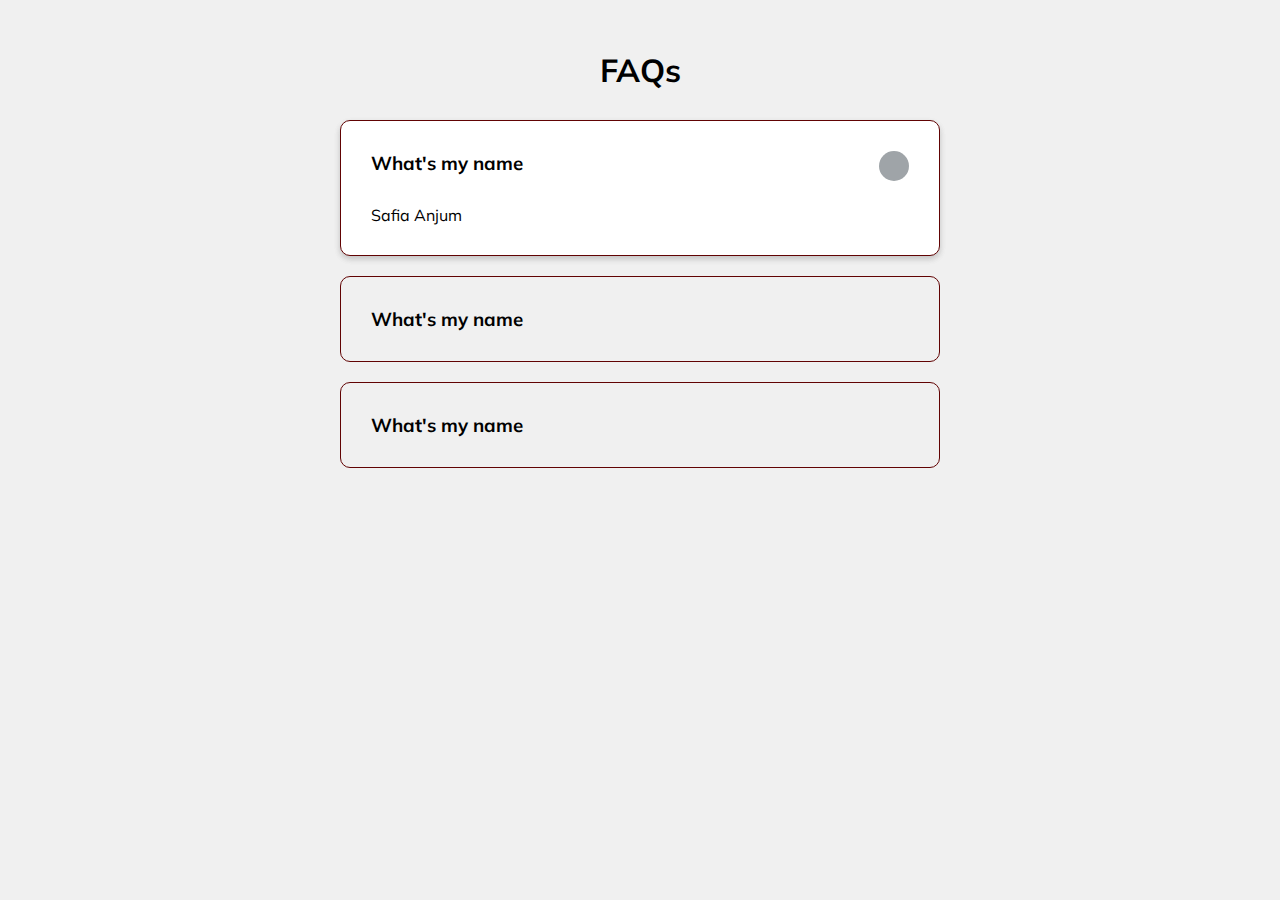
<file: project 10/index.html>
<!DOCTYPE html>
<html lang="en">
  <head>
    <meta charset="UTF-8" />
    <meta name="viewport" content="width=device-width, initial-scale=1.0" />
    <link rel="stylesheet" href="https://cdnjs.cloudflare.com/ajax/libs/font-awesome/5.14.0/css/all.min.css" integrity="sha512-1PKOgIY59xJ8Co8+NE6FZ+LOAZKjy+KY8iq0G4B3CyeY6wYHN3yt9PW0XpSriVlkMXe40PTKnXrLnZ9+fkDaog==" crossorigin="anonymous" />
    <link rel="stylesheet" href="style.css" />
    <title>FAQ</title>
  </head>
  <body>
    <h1>FAQs
    </h1>
    <div class="faq-container">
      <div class="faq active">
        <h3 class="faq-title">
          What's my name
        </h3>

        <p class="faq-text">
          Safia Anjum
        </p>

        <button class="faq-toggle">
          <i class="fas fa-chevron-down"></i>
          <i class="fas fa-times"></i>
        </button>
      </div>

      <div class="faq">
        <h3 class="faq-title">
          What's my name        </h3>
        <p class="faq-text">
          Safia Anjum
        </p>
        <button class="faq-toggle">
          <i class="fas fa-chevron-down"></i>
          <i class="fas fa-times"></i>
        </button>
      </div>
      
      <div class="faq">
        <h3 class="faq-title">
          What's my name
        </h3>
        <p class="faq-text">
          Safia Anjum
        </p>
        <button class="faq-toggle">
          <i class="fas fa-chevron-down"></i>
          <i class="fas fa-times"></i>
        </button>
      </div>
      
    </div>
    <script src="script.js"></script>
  </body>
</html>
</file>
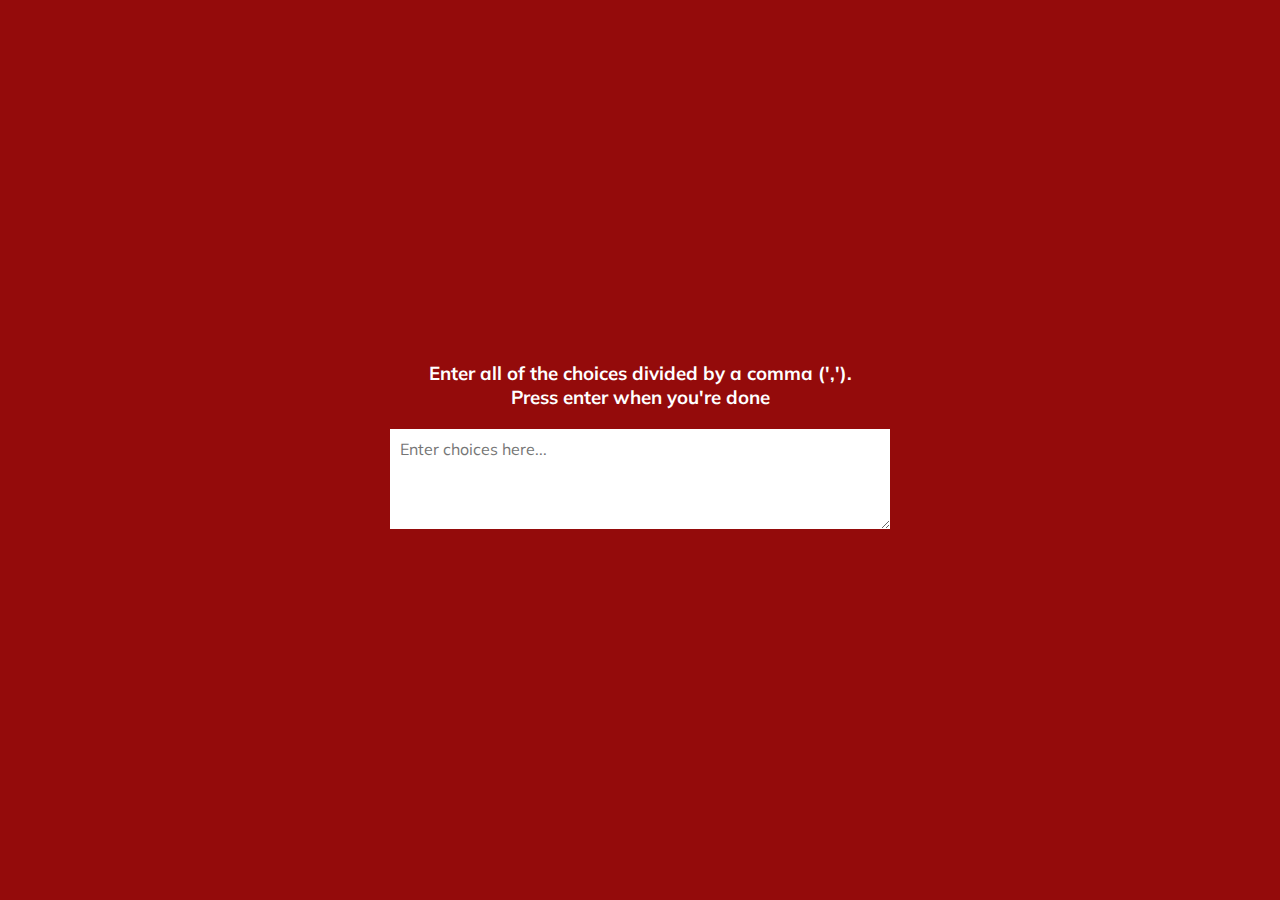
<file: project 12/index.html>
<!DOCTYPE html>
<html lang="en">
  <head>
    <meta charset="UTF-8" />
    <meta name="viewport" content="width=device-width, initial-scale=1.0" />
    <link rel="stylesheet" href="style.css" />
    <title>Random Choice Picker</title>
  </head>
  <body>
    <div class="container">
      <h3>Enter all of the choices divided by a comma (','). <br> Press enter when you're done</h3>
      <textarea placeholder="Enter choices here..." id="textarea"></textarea>

      <div id="tags"></div>
    </div>

    <script src="script.js"></script>
  </body>
</html>
</file>
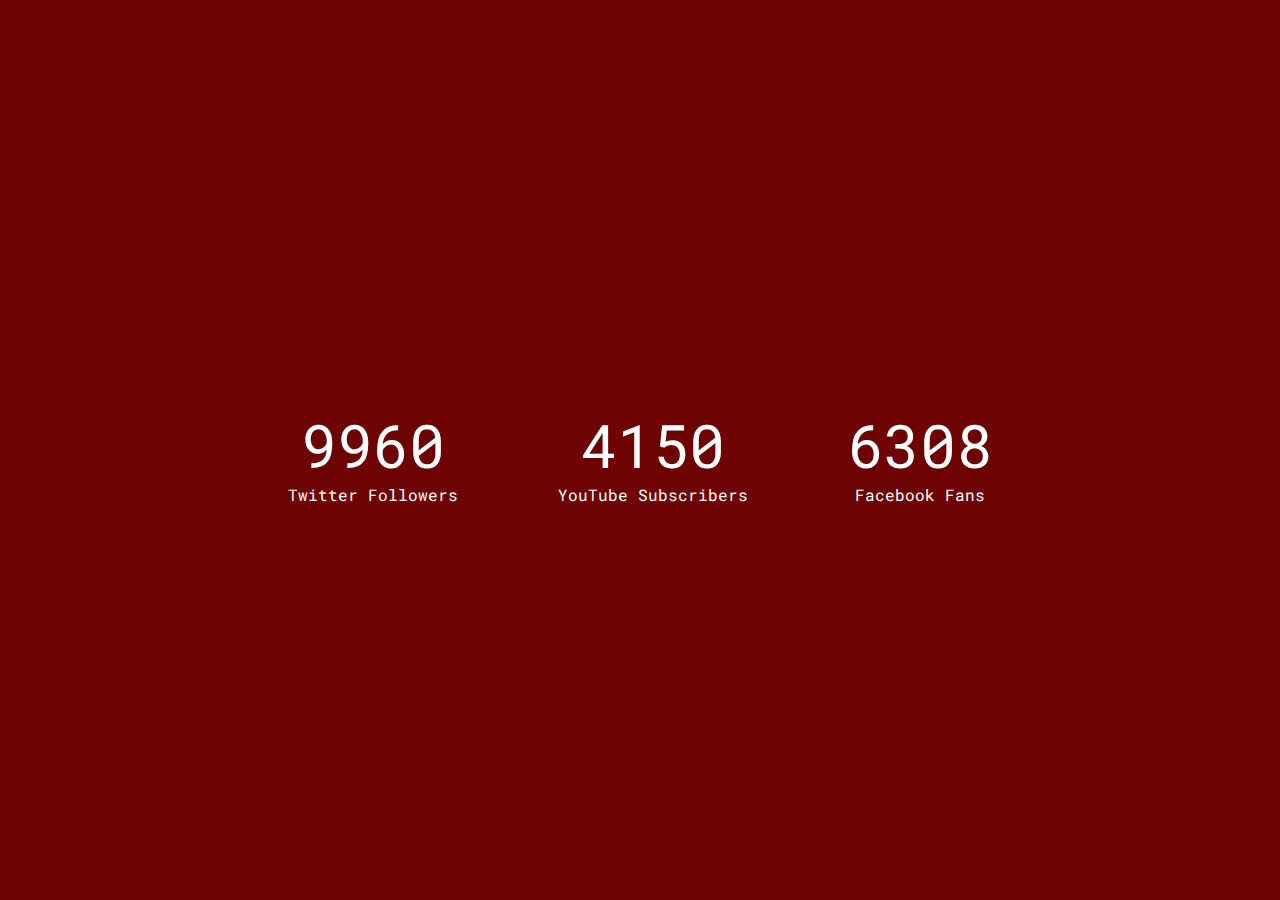
<file: Project 13/index.html>
<!DOCTYPE html>
<html lang="en">
  <head>
    <meta charset="UTF-8" />
    <meta name="viewport" content="width=device-width, initial-scale=1.0" />
    <link rel="stylesheet" href="https://cdnjs.cloudflare.com/ajax/libs/font-awesome/5.14.0/css/all.min.css" integrity="sha512-1PKOgIY59xJ8Co8+NE6FZ+LOAZKjy+KY8iq0G4B3CyeY6wYHN3yt9PW0XpSriVlkMXe40PTKnXrLnZ9+fkDaog==" crossorigin="anonymous" />
    <link rel="stylesheet" href="style.css" />
    <title>Increment Counter</title>
  </head>
  <body>
    <div class="counter-container">
      <i class="fab fa-twitter fa-3x"></i>
      <div class="counter" data-target="12000"></div>
      <span>Twitter Followers</span>
    </div>

    <div class="counter-container">
      <i class="fab fa-youtube fa-3x"></i>
      <div class="counter" data-target="5000"></div>
      <span>YouTube Subscribers</span>
    </div>

    <div class="counter-container">
      <i class="fab fa-facebook fa-3x"></i>
      <div class="counter" data-target="7500"></div>
      <span>Facebook Fans</span>
    </div>
    <script src="script.js"></script>
  </body>
</html>
</file>
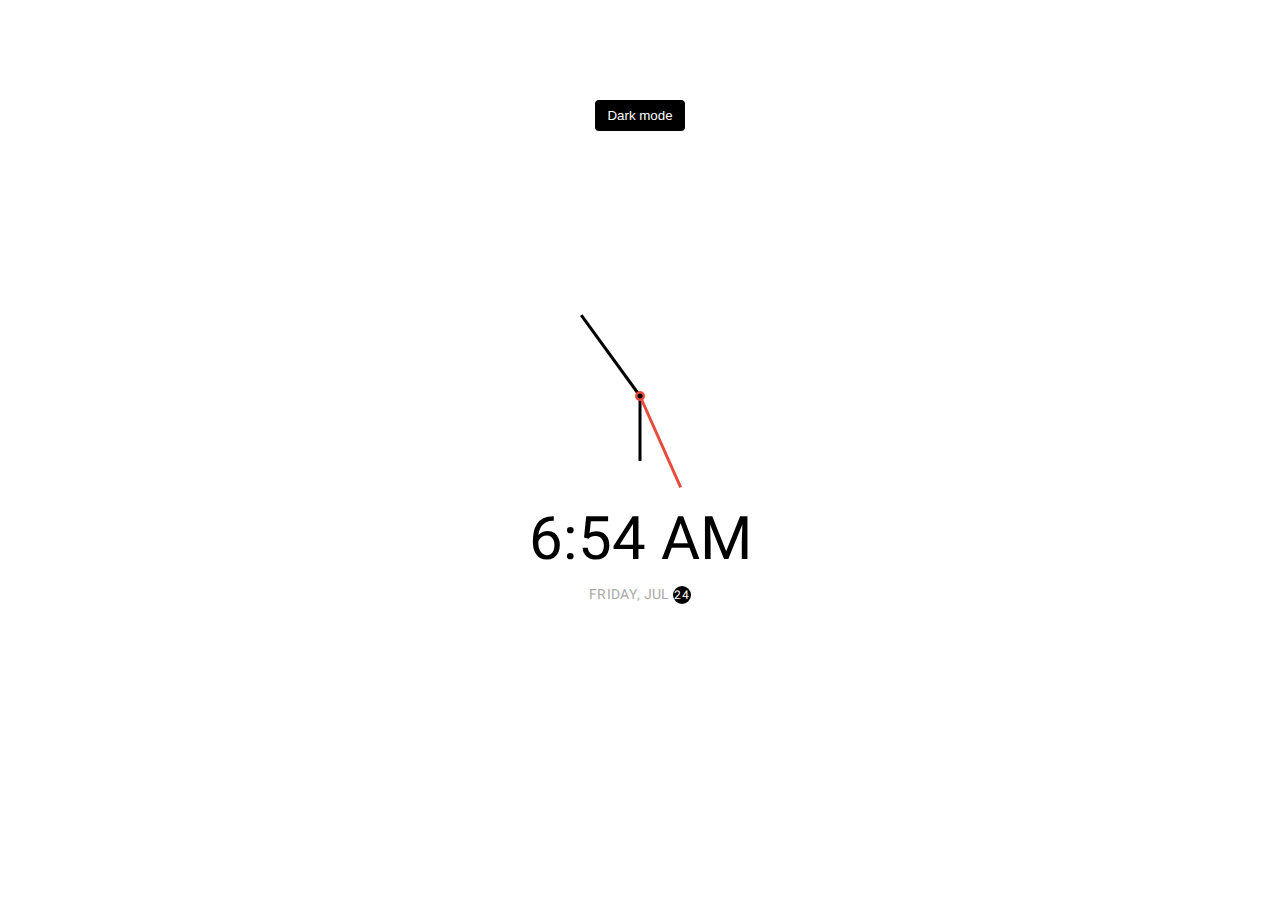
<file: Project 14/index.html>
<!DOCTYPE html>
<html lang="en">
  <head>
    <meta charset="UTF-8" />
    <meta name="viewport" content="width=device-width, initial-scale=1.0" />
    <link rel="stylesheet" href="style.css" />
    <title>Theme Clock</title>
  </head>
  <body>
    <!-- Inspired by this dribbble shot https://dribbble.com/shots/5958443-Alarm-clock -->

    <button class="toggle">Dark mode</button>

    <div class="clock-container">
      <div class="clock">
        <div class="needle hour"></div>
        <div class="needle minute"></div>
        <div class="needle second"></div>
        <div class="center-point"></div>
      </div>

      <div class="time"></div>
      <div class="date"></div>
    </div>

    <script src="script.js"></script>
  </body>
</html>
</file>
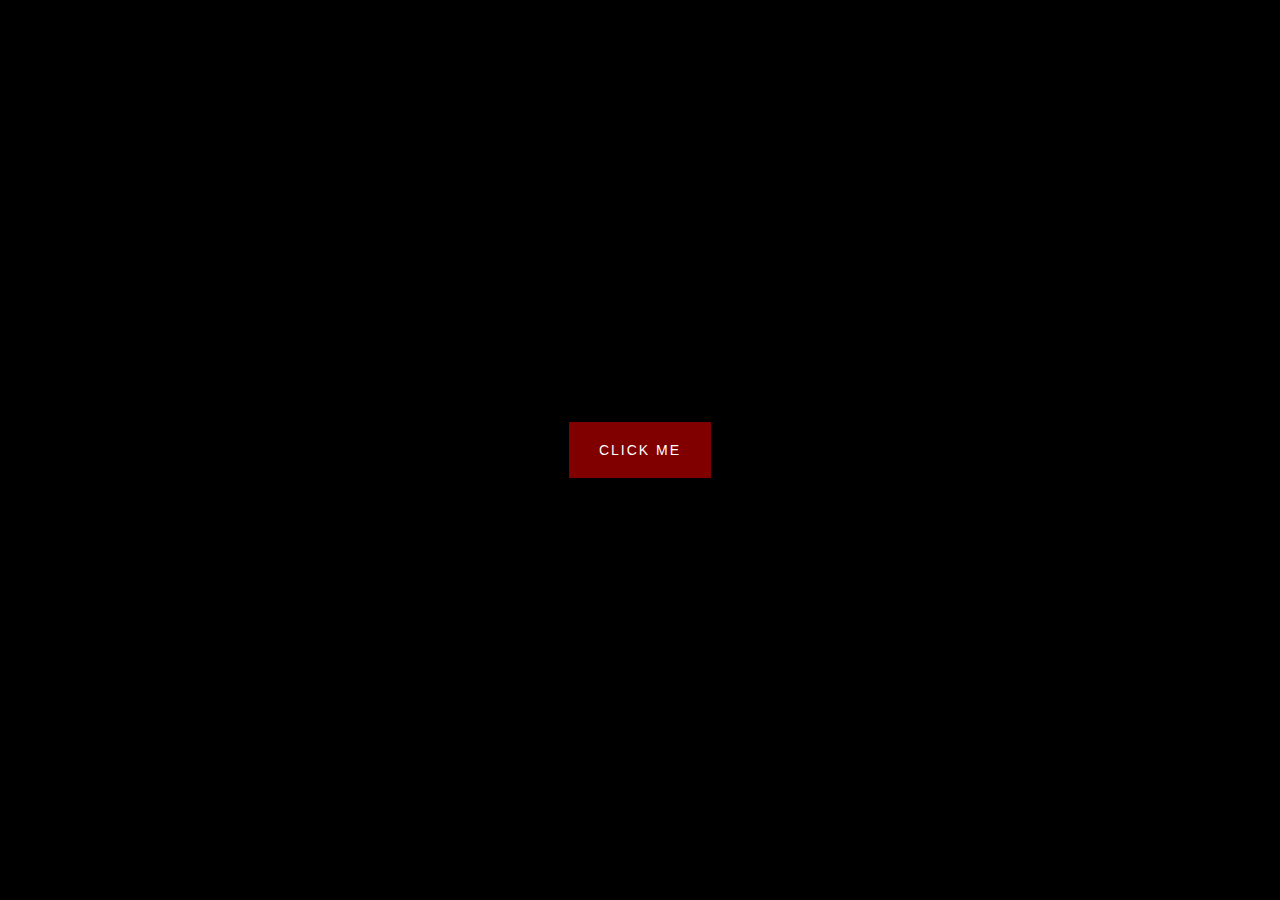
<file: Project 15/index.html>
<!DOCTYPE html>
<html lang="en">
  <head>
    <meta charset="UTF-8" />
    <meta name="viewport" content="width=device-width, initial-scale=1.0" />
    <link rel="stylesheet" href="style.css" />
    <title>Button Ripple Effect</title>
  </head>
  <body>
    <button class="ripple">Click Me</button>
    <script src="script.js"></script>
  </body>
</html>
</file>
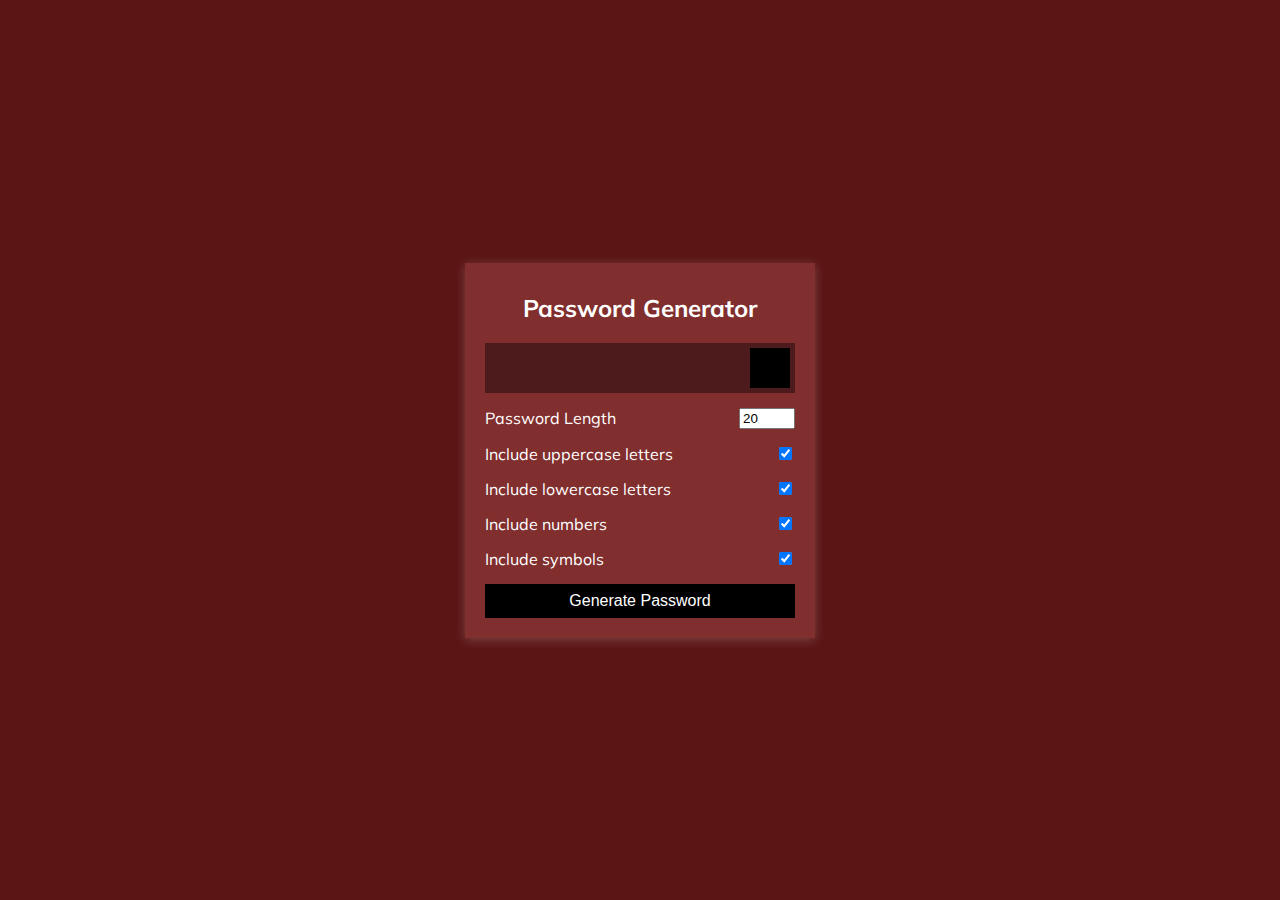
<file: Project 16/index.html>
<!DOCTYPE html>
<html lang="en">
  <head>
    <meta charset="UTF-8" />
    <meta name="viewport" content="width=device-width, initial-scale=1.0" />
    <link rel="stylesheet" href="https://cdnjs.cloudflare.com/ajax/libs/font-awesome/5.14.0/css/all.min.css" integrity="sha512-1PKOgIY59xJ8Co8+NE6FZ+LOAZKjy+KY8iq0G4B3CyeY6wYHN3yt9PW0XpSriVlkMXe40PTKnXrLnZ9+fkDaog==" crossorigin="anonymous" />
    <link rel="stylesheet" href="style.css" />
    <title>Password Generator</title>
  </head>
  <body>
    <div class="container">
      <h2>Password Generator</h2>
      <div class="result-container">
        <span id="result"></span>
        <button class="btn" id="clipboard">
          <i class="far fa-clipboard"></i>
        </button>
      </div>
      <div class="settings">
        <div class="setting">
          <label>Password Length</label>
          <input type="number" id="length" min="4" max="20" value="20">
        </div>
        <div class="setting">
          <label>Include uppercase letters</label>
          <input type="checkbox" id="uppercase" checked>
        </div>
        <div class="setting">
          <label>Include lowercase letters</label>
          <input type="checkbox" id="lowercase" checked>
        </div>
        <div class="setting">
          <label>Include numbers</label>
          <input type="checkbox" id="numbers" checked>
        </div>
        <div class="setting">
          <label>Include symbols</label>
          <input type="checkbox" id="symbols" checked>
        </div>
      </div>

      <button class="btn btn-large" id="generate">
        Generate Password
      </button>
    </div>
    <script src="script.js"></script>
  </body>
</html>
</file>
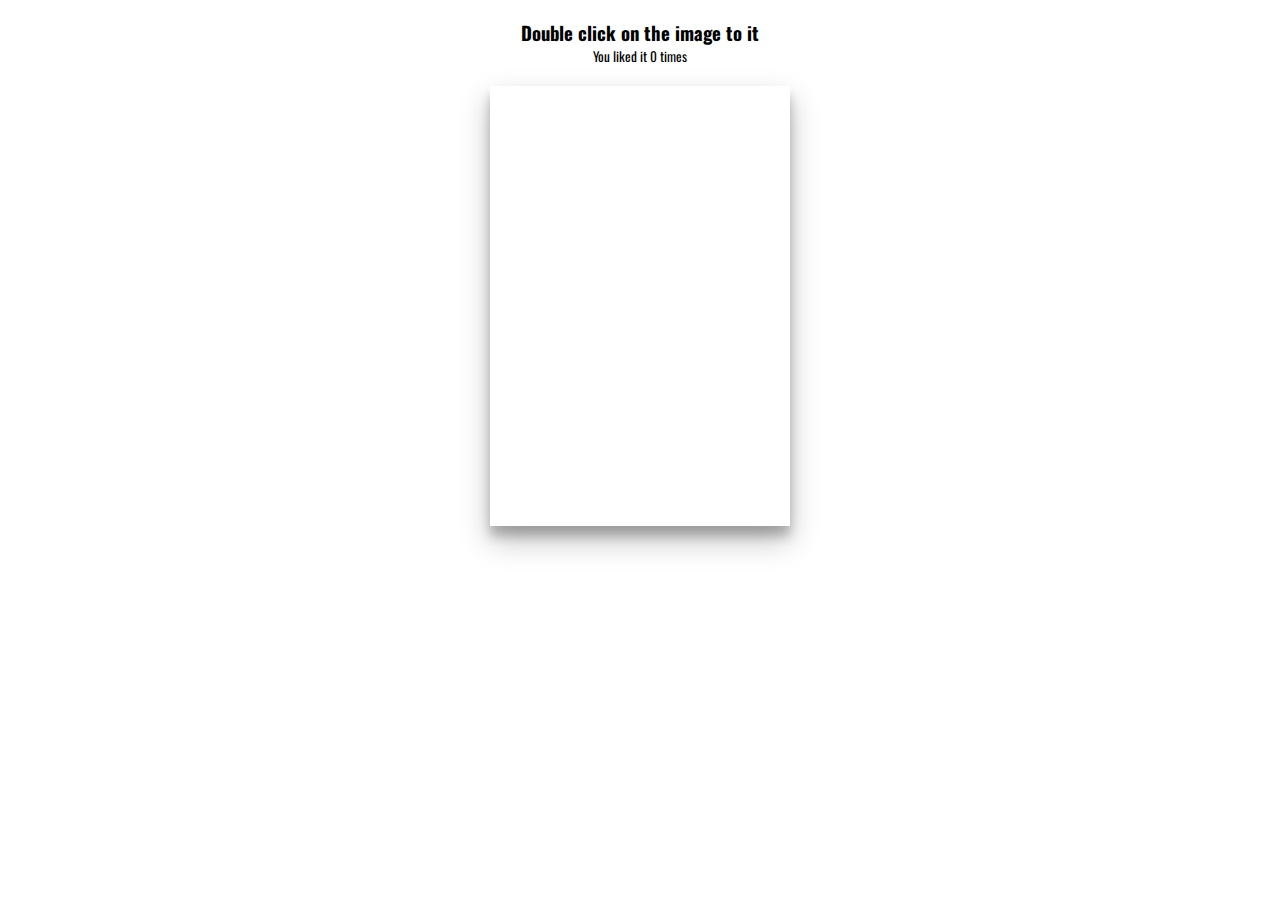
<file: Project 18/index.html>
<!DOCTYPE html>
<html lang="en">
  <head>
    <meta charset="UTF-8" />
    <meta name="viewport" content="width=device-width, initial-scale=1.0" />
    <link rel="stylesheet" href="https://cdnjs.cloudflare.com/ajax/libs/font-awesome/5.14.0/css/all.min.css" integrity="sha512-1PKOgIY59xJ8Co8+NE6FZ+LOAZKjy+KY8iq0G4B3CyeY6wYHN3yt9PW0XpSriVlkMXe40PTKnXrLnZ9+fkDaog==" crossorigin="anonymous" />
    <link rel="stylesheet" href="style.css" />
    <title>Double Click Heart</title>
  </head>
  <body>
    <h3>Double click on the image to <i class="fas fa-heart"></i> it</h3>
    <small>You liked it <span id="times">0</span> times</small>

    <div class="loveMe"></div>

    <script src="script.js"></script>
  </body>
</html>
</file>
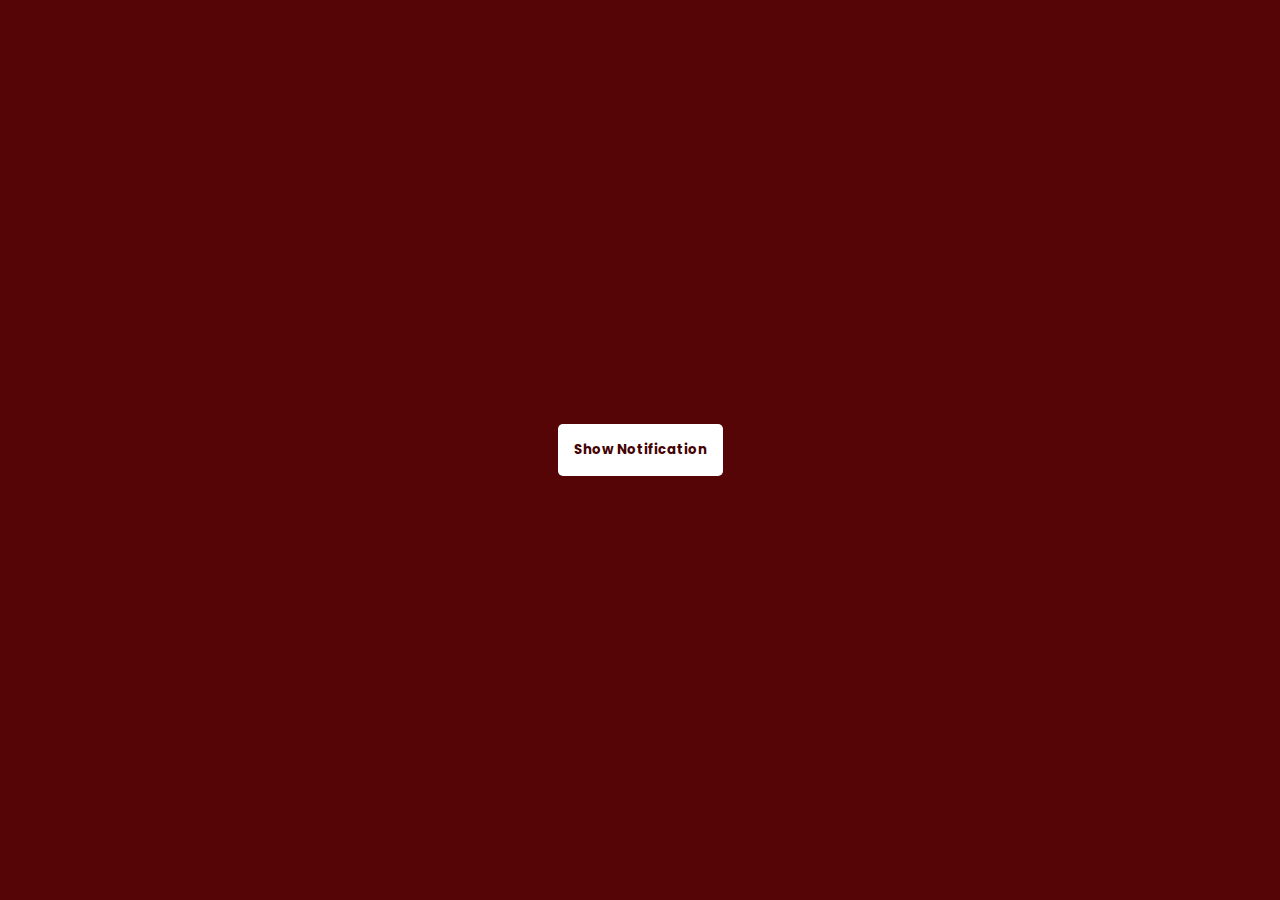
<file: Project 19/index.html>
<!DOCTYPE html>
<html lang="en">
  <head>
    <meta charset="UTF-8" />
    <meta name="viewport" content="width=device-width, initial-scale=1.0" />
    <link rel="stylesheet" href="style.css" />
    <title>Toast Notification</title>
  </head>
  <body>
    <div id="toasts"></div>

    <button class="btn" id="button">Show Notification</button>

    <script src="script.js"></script>
  </body>
</html>
</file>
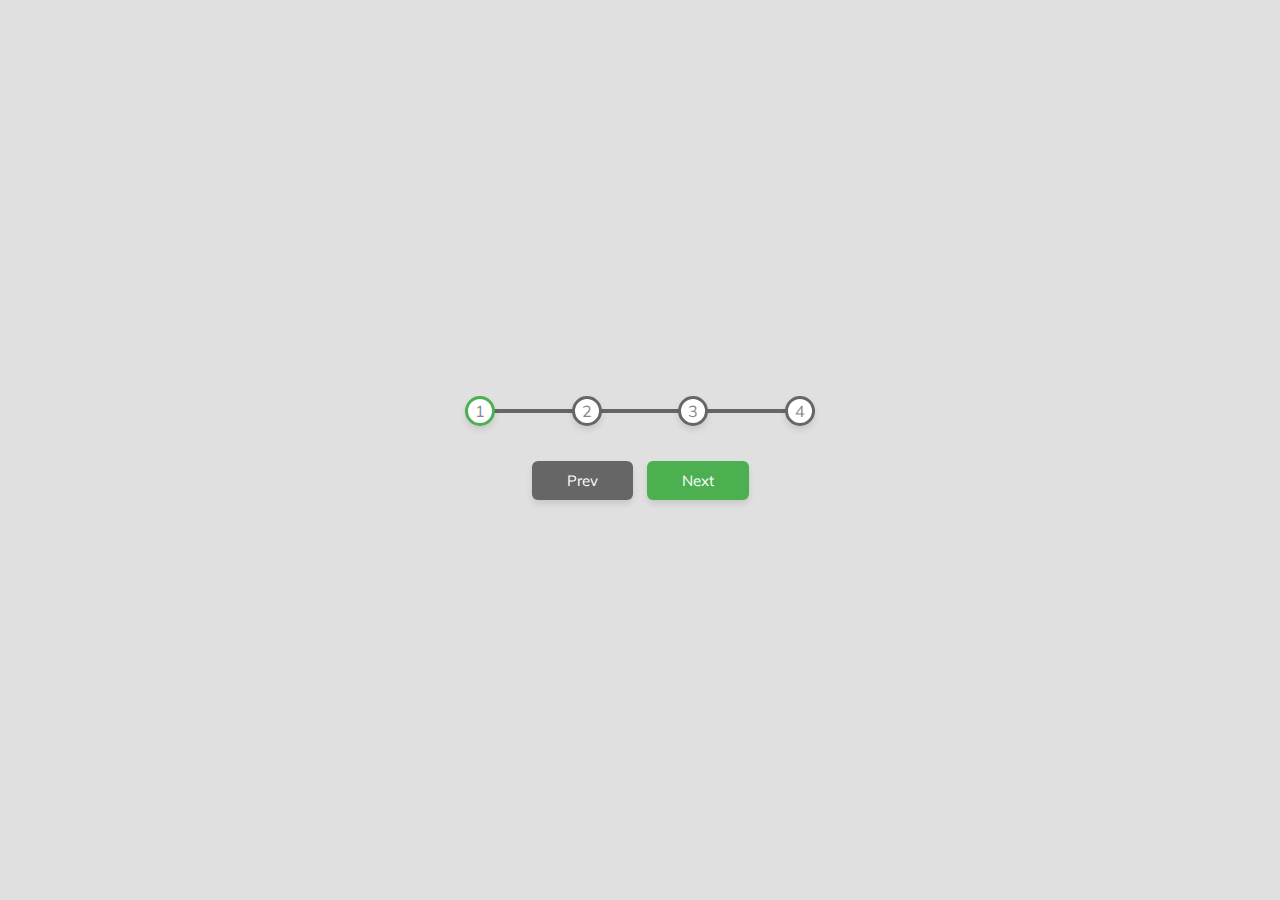
<file: Project 2/index.html>
<!DOCTYPE html>
<html lang="en">
  <head>
    <meta charset="UTF-8" />
    <meta name="viewport" content="width=device-width, initial-scale=1.0" />
    <link rel="stylesheet" href="style.css" />
    <title>Progress Steps</title>
  </head>
  <body>
    <div class="container">
      <div class="progress-container">
        <div class="progress" id="progress"></div>
        <div class="circle active">1</div>
        <div class="circle">2</div>
        <div class="circle">3</div>
        <div class="circle">4</div>
      </div>

      <button class="btn" id="prev" disabled>Prev</button>
      <button class="btn" id="next">Next</button>
    </div>
    <script src="script.js"></script>
  </body>
</html>
</file>
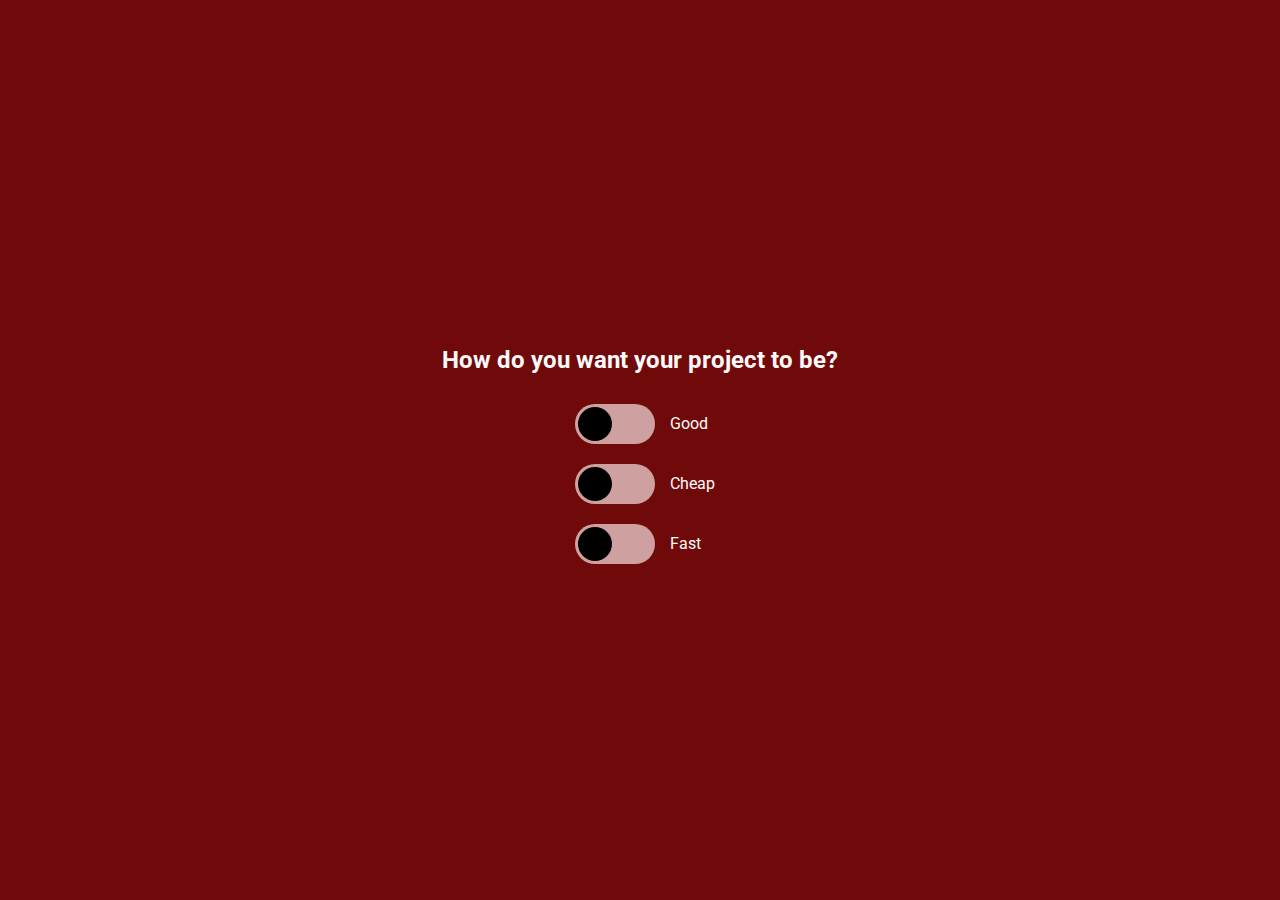
<file: Project 21/index.html>
<!DOCTYPE html>
<html lang="en">
  <head>
    <meta charset="UTF-8" />
    <meta name="viewport" content="width=device-width, initial-scale=1.0" />
    <link rel="stylesheet" href="style.css" />
    <title>Good, Cheap, Fast</title>
  </head>
  <body>
    <h2>How do you want your project to be?</h2>
    <div class="toggle-container">
      <input type="checkbox" id="good" class="toggle">
      <label for="good" class="label">
        <div class="ball"></div>
      </label>
      <span>Good</span>
    </div>

    <div class="toggle-container">
      <input type="checkbox" id="cheap" class="toggle">
      <label for="cheap" class="label">
        <div class="ball"></div>
      </label>
      <span>Cheap</span>
    </div>

    <div class="toggle-container">
      <input type="checkbox" id="fast" class="toggle">
      <label for="fast" class="label">
        <div class="ball"></div>
      </label>
      <span>Fast</span>
    </div>
    <script src="script.js"></script>
  </body>
</html>
</file>
<file: project 10/style.css>
@import url('https://fonts.googleapis.com/css?family=Muli&display=swap');

* {
  box-sizing: border-box;
}

body {
  font-family: 'Muli', sans-serif;
  background-color: #f0f0f0;
}

h1 {
  margin: 50px 0 30px;
  text-align: center;
}

.faq-container {
  max-width: 600px;
  margin: 0 auto;
}
.faq {
  background-color: transparent;
  border: 1px solid #610303;
  border-radius: 10px;
  margin: 20px 0;
  padding: 30px;
  position: relative;
  overflow: hidden;
  transition: 0.3s ease;
}

.faq.active {
  background-color: #fff;
  box-shadow: 0 3px 6px rgba(0, 0, 0, 0.1), 0 3px 6px rgba(0, 0, 0, 0.1);
}

.faq.active::before,
.faq.active::after {
  content: '\f075';
  font-family: 'Font Awesome 5 Free';
  color: #000000;
  font-size: 7rem;
  position: absolute;
  opacity: 0.2;
  top: 20px;
  left: 20px;
  z-index: 0;
}

.faq.active::before {
  color: #a10c0c;
  top: -10px;
  left: -30px;
  transform: rotateY(180deg);
}

.faq-title {
  margin: 0 35px 0 0;
}

.faq-text {
  display: none;
  margin: 30px 0 0;
}

.faq.active .faq-text {
  display: block;
}

.faq-toggle {
  background-color: transparent;
  border: 0;
  border-radius: 50%;
  cursor: pointer;
  display: flex;
  align-items: center;
  justify-content: center;
  font-size: 16px;
  padding: 0;
  position: absolute;
  top: 30px;
  right: 30px;
  height: 30px;
  width: 30px;
}

.faq-toggle:focus {
  outline: 0;
}

.faq-toggle .fa-times {
  display: none;
}

.faq.active .faq-toggle .fa-times {
  color: #fff;
  display: block;
}

.faq.active .faq-toggle .fa-chevron-down {
  display: none;
}

.faq.active .faq-toggle {
  background-color: #9fa4a8;
}
</file>
<file: project 12/style.css>
@import url('https://fonts.googleapis.com/css?family=Muli&display=swap');

* {
  box-sizing: border-box;
}

body {
  background-color: #940b0b;
  font-family: 'Muli', sans-serif;
  display: flex;
  flex-direction: column;
  align-items: center;
  justify-content: center;
  height: 100vh;
  overflow: hidden;
  margin: 0;
}

h3 {
  color: #ffffff;
  margin: 10px 0 20px;
  text-align: center;
}

.container {
  width: 500px;
}

textarea {
  border: none;
  display: block;
  width: 100%;
  height: 100px;
  font-family: inherit;
  padding: 10px;
  margin: 0 0 20px;
  font-size: 16px;
}

textarea:focus {
  outline: none;
}

.tag {
  background-color: #fffb00;
  color: #000000;
  border-radius: 50px;
  padding: 10px 20px;
  margin: 0 5px 10px 0;
  font-size: 14px;
  display: inline-block;
  align-items: center;
}

.tag.highlight {
  background-color: #19cccc;
  align-items: center;

}
</file>
<file: Project 13/style.css>
@import url('https://fonts.googleapis.com/css?family=Roboto+Mono&display=swap');

* {
  box-sizing: border-box;
}

body {
  background-color: #6e0303;
  color: #fff;
  font-family: 'Roboto Mono', sans-serif;
  display: flex;
  align-items: center;
  justify-content: center;
  height: 100vh;
  overflow: hidden;
  margin: 0;
}

.counter-container {
  display: flex;
  flex-direction: column;
  justify-content: center;
  text-align: center;
  margin: 30px 50px;
}

.counter {
  font-size: 60px;
  margin-top: 10px;
}

@media (max-width: 580px) {
  body {
    flex-direction: column;
  }
}
</file>
<file: Project 14/style.css>
@import url('https://fonts.googleapis.com/css?family=Heebo:300&display=swap');

* {
  box-sizing: border-box;
}

:root {
  --primary-color: #000;
  --secondary-color: #fff;
}

html {
  transition: all 0.5s ease-in;
}

html.dark {
  --primary-color: #fff;
  --secondary-color: #333;
}

html.dark {
  background-color: #111;
  color: var(--primary-color);
}

body {
  font-family: 'Heebo', sans-serif;
  display: flex;
  align-items: center;
  justify-content: center;
  height: 100vh;
  overflow: hidden;
  margin: 0;
}

.toggle {
  cursor: pointer;
  background-color: var(--primary-color);
  color: var(--secondary-color);
  border: 0;
  border-radius: 4px;
  padding: 8px 12px;
  position: absolute;
  top: 100px;
}

.toggle:focus {
  outline: none;
}

.clock-container {
  display: flex;
  flex-direction: column;
  justify-content: space-between;
  align-items: center;
}

.clock {
  position: relative;
  width: 200px;
  height: 200px;
}

.needle {
  background-color: var(--primary-color);
  position: absolute;
  top: 50%;
  left: 50%;
  height: 65px;
  width: 3px;
  transform-origin: bottom center;
  transition: all 0.5s ease-in linear;
}

.needle.hour {
  transform: translate(-50%, -100%) rotate(0deg);
}

.needle.minute {
  transform: translate(-50%, -100%) rotate(0deg);
  height: 100px;
}

.needle.second {
  transform: translate(-50%, -100%) rotate(0deg);
  height: 100px;
  background-color: #e74c3c;
}

.center-point {
  background-color: #e74c3c;
  width: 10px;
  height: 10px;
  position: absolute;
  top: 50%;
  left: 50%;
  transform: translate(-50%, -50%);
  border-radius: 50%;
}

.center-point::after {
  content: '';
  background-color: var(--primary-color);
  width: 5px;
  height: 5px;
  position: absolute;
  top: 50%;
  left: 50%;
  transform: translate(-50%, -50%);
  border-radius: 50%;
}

.time {
  font-size: 60px;
}

.date {
  color: #aaa;
  font-size: 14px;
  letter-spacing: 0.3px;
  text-transform: uppercase;
}

.date .circle {
  background-color: var(--primary-color);
  color: var(--secondary-color);
  border-radius: 50%;
  height: 18px;
  width: 18px;
  display: inline-flex;
  align-items: center;
  justify-content: center;
  line-height: 18px;
  transition: all 0.5s ease-in;
  font-size: 12px;
}
</file>
<file: Project 15/style.css>
@import url('https://fonts.googleapis.com/css2?family=Roboto:wght@400;700&display=swap');

* {
  box-sizing: border-box;
}

body {
  background-color: #000;
  font-family: 'Roboto', sans-serif;
  display: flex;
  flex-direction: column;
  align-items: center;
  justify-content: center;
  height: 100vh;
  overflow: hidden;
  margin: 0;
}

button {
  background-color: rgb(128, 0, 0);
  color: #fff;
  border: 1px rgb(0, 0, 0) solid;
  font-size: 14px;
  text-transform: uppercase;
  letter-spacing: 2px;
  padding: 20px 30px;
  overflow: hidden;
  margin: 10px 0;
  position: relative;
}

button:focus {
  outline: none;
}

button .circle {
  position: absolute;
  background-color: #fff;
  width: 100px;
  height: 100px;
  border-radius: 50%;
  transform: translate(-50%, -50%) scale(0);
  animation: scale 0.5s ease-out;
}

@keyframes scale {
  to {
    transform: translate(-50%, -50%) scale(3);
    opacity: 0;
  }
}
</file>
<file: Project 16/style.css>
@import url('https://fonts.googleapis.com/css?family=Muli&display=swap');

* {
  box-sizing: border-box;
}

body {
  background-color: #5c1515;
  color: #fff;
  font-family: 'Muli', sans-serif;
  display: flex;
  flex-direction: column;
  align-items: center;
  justify-content: center;
  height: 100vh;
  overflow: hidden;
  padding: 10px;
  margin: 0;
}

h2 {
  margin: 10px 0 20px;
  text-align: center;
}

.container {
  background-color: #812e2e;
  box-shadow: 0px 2px 10px rgba(255, 255, 255, 0.2);
  padding: 20px;
  width: 350px;
  max-width: 100%;
}

.result-container {
  background-color: rgba(0, 0, 0, 0.4);
  display: flex;
  justify-content: flex-start;
  align-items: center;
  position: relative;
  font-size: 18px;
  letter-spacing: 1px;
  padding: 12px 10px;
  height: 50px;
  width: 100%;
}

.result-container #result {
  word-wrap: break-word;
  max-width: calc(100% - 40px);
  overflow-y: scroll;
  height: 100%;
}

#result::-webkit-scrollbar {
  width: 1rem;
}

.result-container .btn {
  position: absolute;
  top: 5px;
  right: 5px;
  width: 40px;
  height: 40px;
  font-size: 20px;
}

.btn {
  border: none;
  background-color: #000000;
  color: #fff;
  font-size: 16px;
  padding: 8px 12px;
  cursor: pointer;
}

.btn-large {
  display: block;
  width: 100%;
}

.setting {
  display: flex;
  justify-content: space-between;
  align-items: center;
  margin: 15px 0;
}
</file>
<file: Project 18/style.css>
@import url('https://fonts.googleapis.com/css?family=Oswald');

* {
  box-sizing: border-box;
}

body {
  font-family: 'Oswald', sans-serif;
  text-align: center;
  overflow: hidden;
  margin: 0;
}

h3 {
  margin-bottom: 0;
  text-align: center;
}

small {
  display: block;
  margin-bottom: 20px;
  text-align: center;
}

.fa-heart {
  color: red;
}

.loveMe {
  height: 440px;
  width: 300px;
  background: url('https://images.unsplash.com/photo-1683768814426-857b669ec2c9?w=500&auto=format&fit=crop&q=60&ixlib=rb-4.0.3&ixid=M3wxMjA3fDB8MHxzZWFyY2h8Nnx8ZG9yYWVtb258ZW58MHx8MHx8fDA%3D')
    no-repeat center center/cover;
  margin: auto;
  cursor: pointer;
  max-width: 100%;
  position: relative;
  box-shadow: 0 14px 28px rgba(0, 0, 0, 0.25), 0 10px 10px rgba(0, 0, 0, 0.22);
  overflow: hidden;
}

.loveMe .fa-heart {
  position: absolute;
  animation: grow 0.6s linear;
  transform: translate(-50%, -50%) scale(0);
}

@keyframes grow {
  to {
    transform: translate(-50%, -50%) scale(10);
    opacity: 0;
  }
}
</file>
<file: Project 19/style.css>
@import url('https://fonts.googleapis.com/css2?family=Poppins:wght@200;400&display=swap');

* {
  box-sizing: border-box;
}

body {
  background-color: rgb(85, 5, 5);
  font-family: 'Poppins', sans-serif;
  display: flex;
  flex-direction: column;
  align-items: center;
  justify-content: center;
  height: 100vh;
  overflow: hidden;
  margin: 0;
}

.btn {
  background-color: #ffffff;
  color: rgb(68, 3, 3);
  font-family: inherit;
  font-weight: bold;
  padding: 1rem;
  border-radius: 5px;
  border: none;
  cursor: pointer;
}

.btn:focus {
  outline: none;
}

.btn:active {
  transform: scale(0.98);
}

#toasts {
  position: fixed;
  bottom: 10px;
  right: 10px;
  display: flex;
  flex-direction: column;
  align-items: flex-end;
}

.toast {
  background-color: #000000;
  border-radius: 5px;
  padding: 1rem 2rem;
  margin: 0.5rem;
}

.toast.info {
  color: rgb(253, 250, 255);
}

.toast.success {
  color: green;
}

.toast.error {
  color: red;
}
</file>
<file: Project 2/style.css>
@import url('https://fonts.googleapis.com/css2?family=Muli&display=swap');

:root {
  --line-border-fill: #4caf50;
  --line-border-empty: #666;
}

* {
  box-sizing: border-box;
}

body {
  background-color: #e0e0e0;
  font-family: 'Muli', sans-serif;
  display: flex;
  align-items: center;
  justify-content: center;
  height: 100vh;
  overflow: hidden;
  margin: 0;
}

.container {
  text-align: center;
}

.progress-container {
  display: flex;
  justify-content: space-between;
  position: relative;
  margin-bottom: 30px;
  max-width: 100%;
  width: 350px;
}

.progress-container::before {
  content: '';
  background-color: var(--line-border-empty);
  position: absolute;
  top: 50%;
  left: 0;
  transform: translateY(-50%);
  height: 4px;
  width: 100%;
  z-index: -1;
}

.progress {
  background-color: var(--line-border-fill);
  position: absolute;
  top: 50%;
  left: 0;
  transform: translateY(-50%);
  height: 4px;
  width: 0%;
  z-index: -1;
  transition: 0.4s ease;
}

.circle {
  background-color: #fff;
  color: #888;
  border-radius: 50%;
  height: 30px;
  width: 30px;
  display: flex;
  align-items: center;
  justify-content: center;
  border: 3px solid var(--line-border-empty);
  transition: 0.4s ease;
  box-shadow: 0 4px 6px rgba(0, 0, 0, 0.1);
}

.circle.active {
  border-color: var(--line-border-fill);
}

.btn {
  background-color: var(--line-border-fill);
  color: #fff;
  border: 0;
  border-radius: 6px;
  cursor: pointer;
  font-family: inherit;
  padding: 10px 35px;
  margin: 5px;
  font-size: 15px;
  box-shadow: 0 4px 6px rgba(0, 0, 0, 0.1);
}

.btn:active {
  transform: scale(0.97);
}

.btn:focus {
  outline: none;
}

.btn:disabled {
  background-color: var(--line-border-empty);
  cursor: not-allowed;
}
</file>
<file: Project 21/style.css>
@import url('https://fonts.googleapis.com/css2?family=Roboto:wght@400;700&display=swap');

* {
  box-sizing: border-box;
}

body {
  font-family: 'Roboto', sans-serif;
  color: #fffafa;
  display: flex;
  flex-direction: column;
  align-items: center;
  justify-content: center;
  height: 100vh;
  overflow: hidden;
  margin: 0;
  background-color: #700a0a;
}

.toggle-container {
  display: flex;
  align-items: center;
  margin: 10px 0;
  width: 200px;
}

.toggle {
  visibility: hidden;
}

.label {
  position: relative;
  background-color: #cfa0a0;
  border-radius: 50px;
  cursor: pointer;
  display: inline-block;
  margin: 0 15px 0;
  width: 80px;
  height: 40px;
}

.toggle:checked + .label {
  background-color: #e9e9e9;
}

.ball {
  background: #000000;
  height: 34px;
  width: 34px;
  border-radius: 50%;
  position: absolute;
  top: 3px;
  left: 3px;
  align-items: center;
  justify-content: center;
  animation: slideOff 0.3s linear forwards;
}

.toggle:checked + .label .ball {
  animation: slideOn 0.3s linear forwards;
}

@keyframes slideOn {
  0% {
    transform: translateX(0) scale(1);
  }
  50% {
    transform: translateX(20px) scale(1.2);
  }
  100% {
    transform: translateX(40px) scale(1);
  }
}

@keyframes slideOff {
  0% {
    transform: translateX(40px) scale(1);
  }
  50% {
    transform: translateX(20px) scale(1.2);
  }
  100% {
    transform: translateX(0) scale(1);
  }
}
</file>
